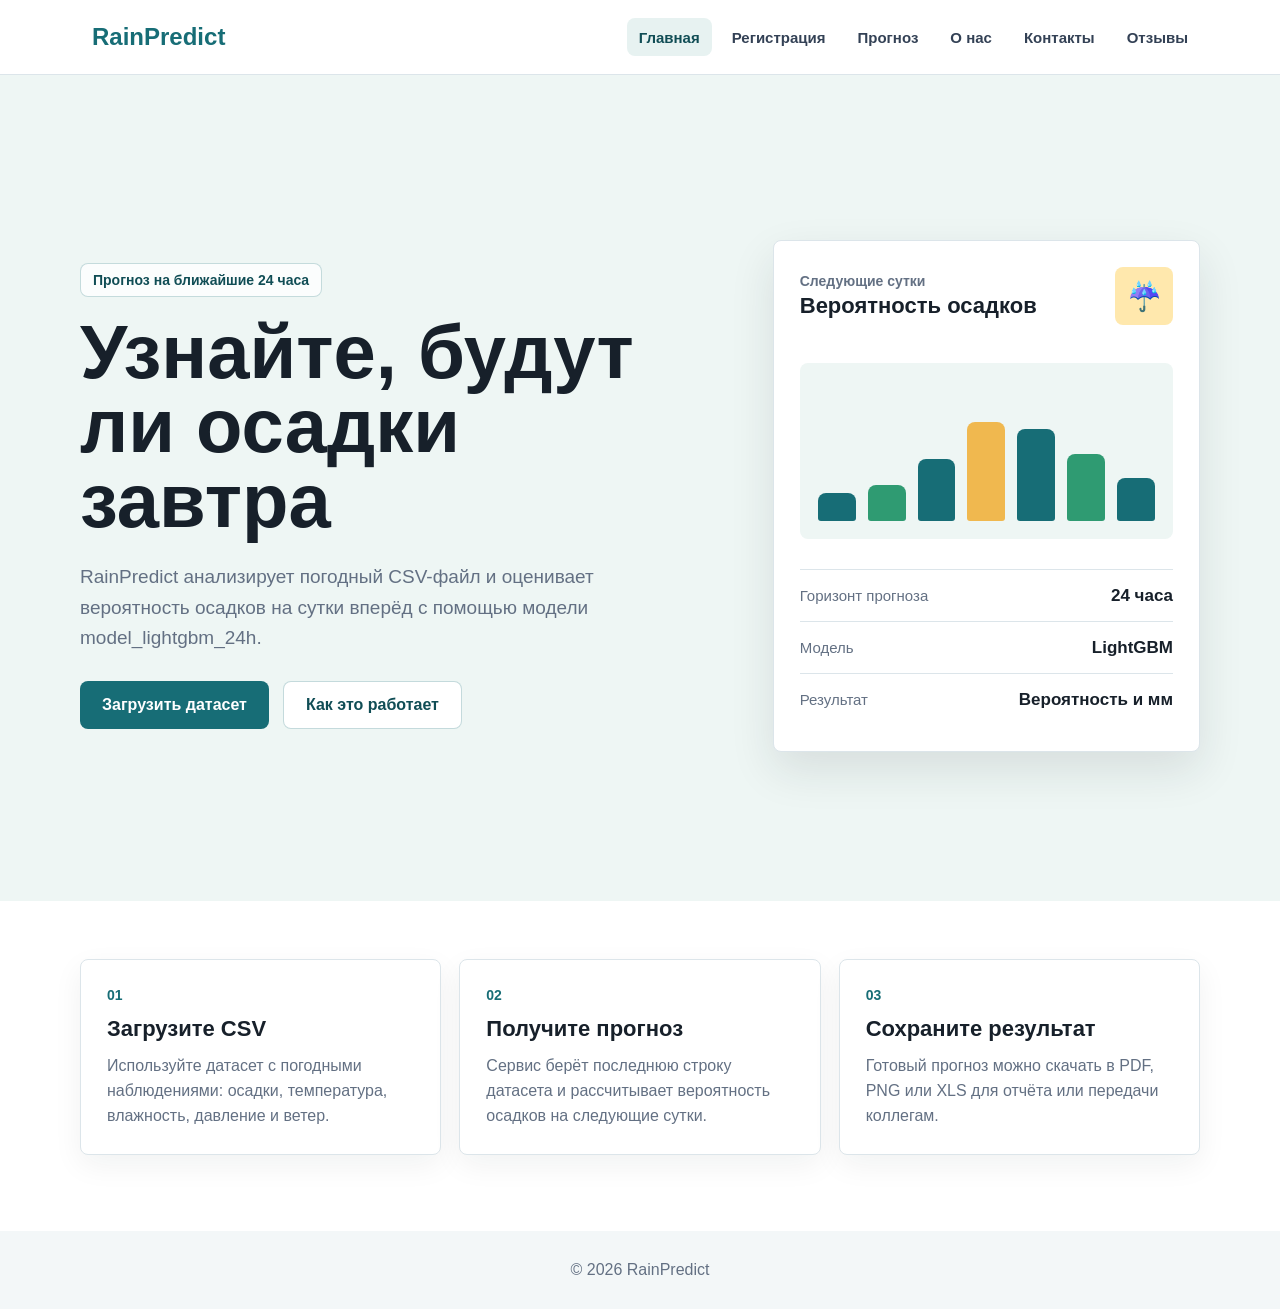
<file: frontend/index.html>
<!DOCTYPE html>
<html lang="ru">
<head>
    <meta charset="UTF-8">
    <meta name="viewport" content="width=device-width, initial-scale=1.0">
    <title>RainPredict</title>
    <link rel="stylesheet" href="style.css">
</head>
<body class="home-page">

<header>
    <div class="container">
        <nav>
            <a class="logo" href="index.html">RainPredict</a>

            <ul>
                <li><a class="active" href="index.html">Главная</a></li>
                <li><a href="register.html">Регистрация</a></li>
                <li><a href="dashboard.html">Прогноз</a></li>
                <li><a href="about.html">О нас</a></li>
                <li><a href="contacts.html">Контакты</a></li>
                <li><a href="feedback.html">Отзывы</a></li>
            </ul>
        </nav>
    </div>
</header>

<main>
    <section class="hero">
        <div class="container hero-layout">
            <div class="hero-content">
                <span class="eyebrow">Прогноз на ближайшие 24 часа</span>

                <h1>Узнайте, будут ли осадки завтра</h1>

                <p>
                    RainPredict анализирует погодный CSV-файл и оценивает вероятность
                    осадков на сутки вперёд с помощью модели model_lightgbm_24h.
                </p>

                <div class="hero-actions">
                    <a href="dashboard.html" class="btn">Загрузить датасет</a>
                    <a href="about.html" class="btn secondary-btn">Как это работает</a>
                </div>
            </div>

            <div class="forecast-preview" aria-label="Пример прогноза на сутки">
                <div class="preview-header">
                    <div>
                        <span>Следующие сутки</span>
                        <strong>Вероятность осадков</strong>
                    </div>
                    <div class="weather-icon">☔</div>
                </div>

                <div class="rain-meter">
                    <span style="height: 18%"></span>
                    <span style="height: 26%"></span>
                    <span style="height: 44%"></span>
                    <span style="height: 71%"></span>
                    <span style="height: 66%"></span>
                    <span style="height: 48%"></span>
                    <span style="height: 31%"></span>
                </div>

                <div class="forecast-row">
                    <span>Горизонт прогноза</span>
                    <strong>24 часа</strong>
                </div>
                <div class="forecast-row">
                    <span>Модель</span>
                    <strong>LightGBM</strong>
                </div>
                <div class="forecast-row">
                    <span>Результат</span>
                    <strong>Вероятность и мм</strong>
                </div>
            </div>
        </div>
    </section>

    <section class="features-section">
        <div class="container feature-grid">
            <article class="feature-card">
                <span>01</span>
                <h2>Загрузите CSV</h2>
                <p>Используйте датасет с погодными наблюдениями: осадки, температура, влажность, давление и ветер.</p>
            </article>

            <article class="feature-card">
                <span>02</span>
                <h2>Получите прогноз</h2>
                <p>Сервис берёт последнюю строку датасета и рассчитывает вероятность осадков на следующие сутки.</p>
            </article>

            <article class="feature-card">
                <span>03</span>
                <h2>Сохраните результат</h2>
                <p>Готовый прогноз можно скачать в PDF, PNG или XLS для отчёта или передачи коллегам.</p>
            </article>
        </div>
    </section>
</main>

<footer>
    © 2026 RainPredict
</footer>

</body>
</html>
</file>
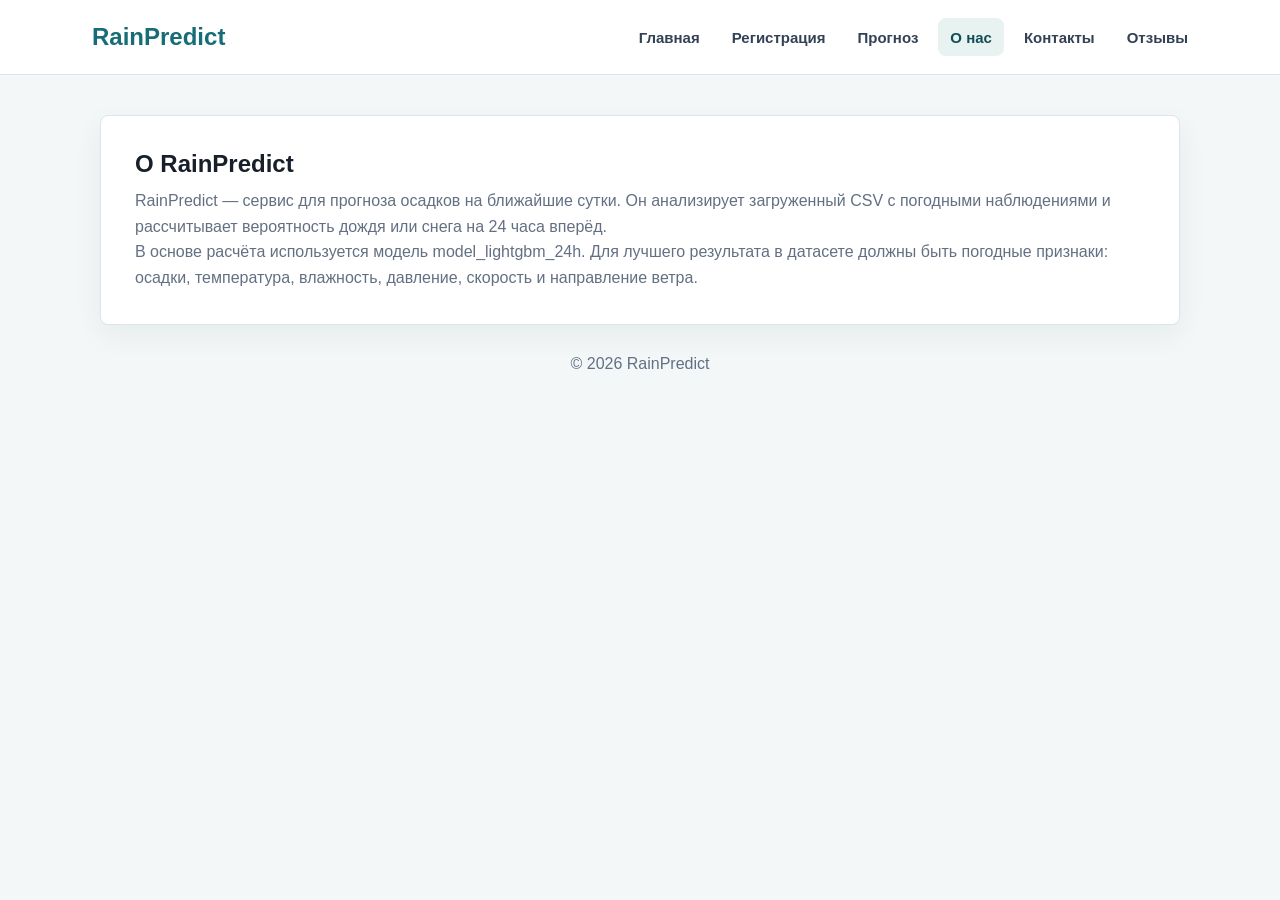
<file: frontend/about.html>
<!DOCTYPE html>
<html lang="ru">
<head>
    <meta charset="UTF-8">
    <meta name="viewport" content="width=device-width, initial-scale=1.0">
    <title>О нас</title>
    <link rel="stylesheet" href="style.css">
</head>
<body>

<header>
    <div class="container">
        <nav>
            <a class="logo" href="index.html">RainPredict</a>

            <ul>
                <li><a href="index.html">Главная</a></li>
                <li><a href="register.html">Регистрация</a></li>
                <li><a href="dashboard.html">Прогноз</a></li>
                <li><a class="active" href="about.html">О нас</a></li>
                <li><a href="contacts.html">Контакты</a></li>
                <li><a href="feedback.html">Отзывы</a></li>
            </ul>
        </nav>
    </div>
</header>

<main class="container">
    <section class="card">
        <h1>О RainPredict</h1>

        <p class="muted-text">
            RainPredict — сервис для прогноза осадков на ближайшие сутки.
            Он анализирует загруженный CSV с погодными наблюдениями и рассчитывает
            вероятность дождя или снега на 24 часа вперёд.
        </p>

        <p class="muted-text">
            В основе расчёта используется модель model_lightgbm_24h. Для лучшего результата
            в датасете должны быть погодные признаки: осадки, температура, влажность,
            давление, скорость и направление ветра.
        </p>
    </section>
</main>

<footer>
    © 2026 RainPredict
</footer>

</body>
</html>
</file>
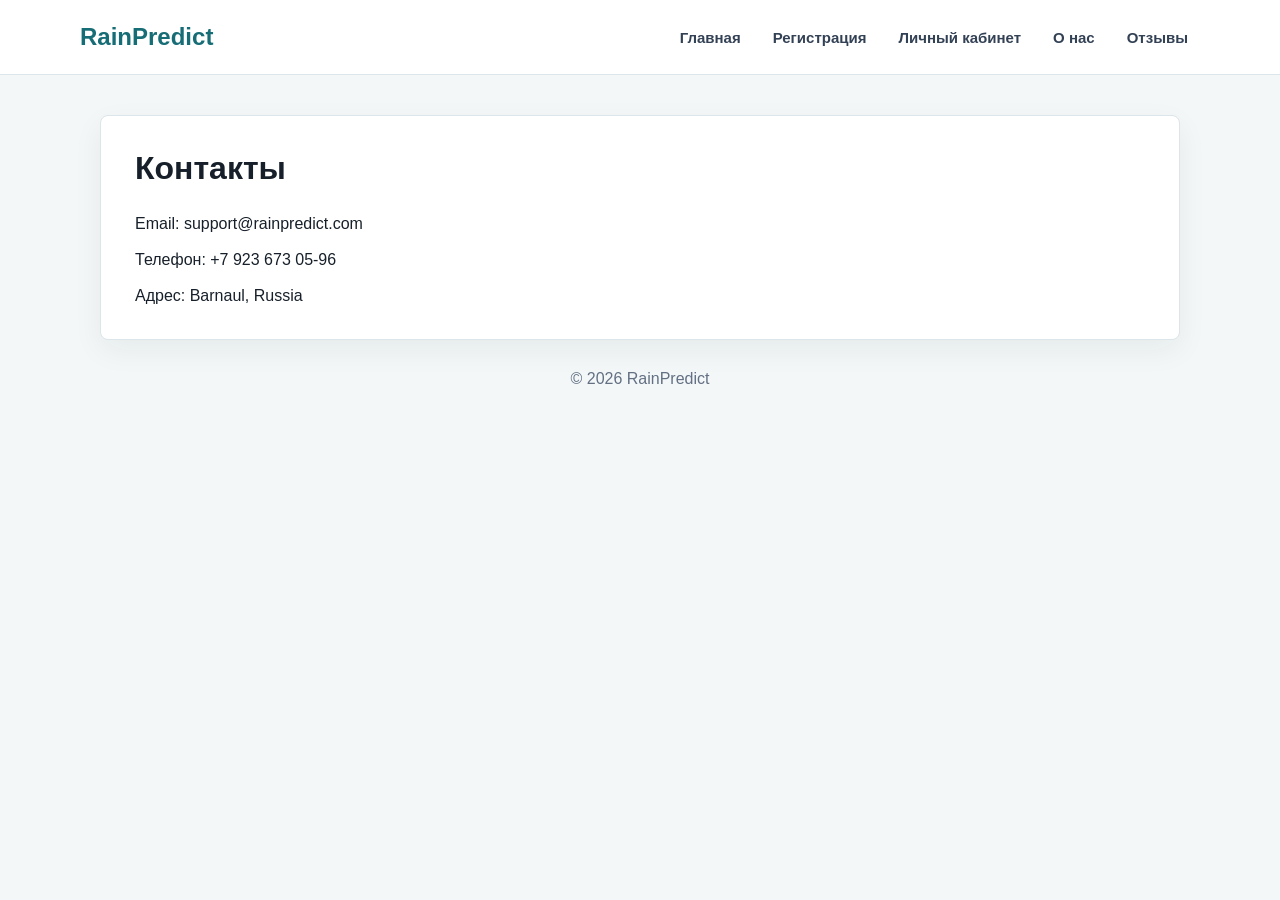
<file: frontend/contacts.html>
<!DOCTYPE html>
<html lang="ru">
<head>
    <meta charset="UTF-8">
    <meta name="viewport" content="width=device-width, initial-scale=1.0">
    <title>Контакты</title>

    <link rel="stylesheet" href="style.css">
</head>
<body>

<header>
    <div class="container">

        <nav>

            <div class="logo">RainPredict</div>

            <ul>
                <li><a href="index.html">Главная</a></li>
                <li><a href="register.html">Регистрация</a></li>
                <li><a href="dashboard.html">Личный кабинет</a></li>
                <li><a href="about.html">О нас</a></li>
                <li><a href="feedback.html">Отзывы</a></li>
            </ul>

        </nav>

    </div>
</header>

<div class="container">

    <div class="card">

        <h1>Контакты</h1>

        <br>

        <p>Email: support@rainpredict.com</p>

        <br>

        <p>Телефон: +7 923 673 05-96</p>

        <br>

        <p>Адрес: Barnaul, Russia</p>

    </div>

</div>

<footer>
    © 2026 RainPredict
</footer>

</body>
</html>
</file>
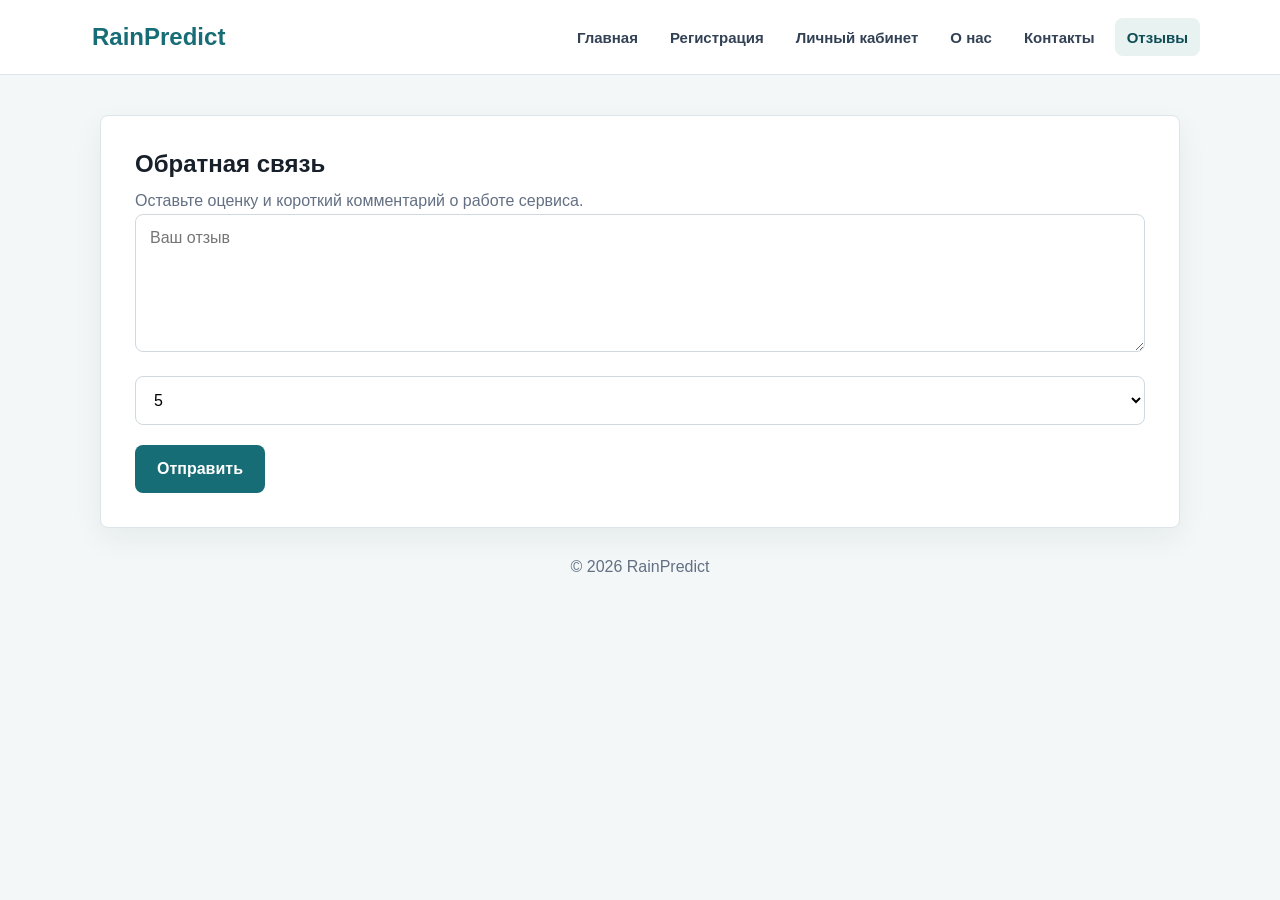
<file: frontend/feedback.html>
<!DOCTYPE html>
<html lang="ru">
<head>
    <meta charset="UTF-8">
    <meta name="viewport" content="width=device-width, initial-scale=1.0">
    <title>Отзывы</title>
    <link rel="stylesheet" href="style.css">
</head>
<body>

<header>
    <div class="container">
        <nav>
            <a class="logo" href="index.html">RainPredict</a>

            <ul>
                <li><a href="index.html">Главная</a></li>
                <li><a href="register.html">Регистрация</a></li>
                <li><a href="dashboard.html">Личный кабинет</a></li>
                <li><a href="about.html">О нас</a></li>
                <li><a href="contacts.html">Контакты</a></li>
                <li><a class="active" href="feedback.html">Отзывы</a></li>
            </ul>
        </nav>
    </div>
</header>

<main class="container">
    <section class="card">
        <h1>Обратная связь</h1>
        <p class="muted-text">Оставьте оценку и короткий комментарий о работе сервиса.</p>

        <form id="feedbackForm">
            <div class="form-group">
                <textarea
                    id="feedbackText"
                    placeholder="Ваш отзыв"
                    rows="6"
                    class="feedback-input"
                    required
                ></textarea>
            </div>

            <div class="form-group">
                <select id="feedbackRating" class="feedback-input">
                    <option value="5">5</option>
                    <option value="4">4</option>
                    <option value="3">3</option>
                    <option value="2">2</option>
                    <option value="1">1</option>
                </select>
            </div>

            <button class="btn" type="submit">Отправить</button>
        </form>
    </section>
</main>

<footer>
    © 2026 RainPredict
</footer>

<script src="app.js"></script>
</body>
</html>
</file>
<file: frontend/style.css>
:root {
    --ink: #17202a;
    --muted: #637083;
    --line: #dce5ea;
    --surface: #f3f7f8;
    --primary: #176d76;
    --primary-dark: #104d55;
    --accent: #f0b84f;
    --success: #2f9b72;
    --danger: #b42318;
    --shadow: 0 18px 45px rgba(23, 32, 42, 0.11);
}

* {
    margin: 0;
    padding: 0;
    box-sizing: border-box;
    font-family: Arial, sans-serif;
}

body {
    min-height: 100vh;
    background: var(--surface);
    color: var(--ink);
}

.container {
    width: min(1120px, calc(100% - 40px));
    margin: 0 auto;
}

header {
    position: sticky;
    top: 0;
    z-index: 10;
    background: rgba(255, 255, 255, 0.94);
    border-bottom: 1px solid var(--line);
    backdrop-filter: blur(14px);
}

nav {
    min-height: 74px;
    display: flex;
    justify-content: space-between;
    align-items: center;
    gap: 24px;
}

.logo {
    color: var(--primary);
    font-size: 24px;
    font-weight: 800;
    text-decoration: none;
    white-space: nowrap;
}

nav ul {
    display: flex;
    align-items: center;
    justify-content: flex-end;
    gap: 8px;
    list-style: none;
    flex-wrap: wrap;
}

nav a {
    display: inline-flex;
    align-items: center;
    min-height: 38px;
    padding: 0 12px;
    border-radius: 8px;
    color: #334155;
    font-size: 15px;
    font-weight: 600;
    text-decoration: none;
    transition: color 0.2s ease, background 0.2s ease;
}

nav a:hover,
nav a.active {
    background: #e7f2f1;
    color: var(--primary-dark);
}

.hero {
    min-height: calc(100vh - 74px);
    display: flex;
    align-items: center;
    padding: 72px 0 56px;
    background: #eef6f4;
}

.hero-layout {
    display: grid;
    grid-template-columns: minmax(0, 1.04fr) minmax(320px, 0.7fr);
    gap: 58px;
    align-items: center;
}

.hero-content {
    max-width: 680px;
}

.eyebrow {
    display: inline-flex;
    align-items: center;
    min-height: 34px;
    padding: 0 12px;
    border: 1px solid rgba(23, 109, 118, 0.24);
    border-radius: 8px;
    background: rgba(255, 255, 255, 0.78);
    color: var(--primary-dark);
    font-size: 14px;
    font-weight: 700;
}

.hero-content h1 {
    max-width: 760px;
    margin-top: 18px;
    font-size: clamp(40px, 7vw, 76px);
    line-height: 0.98;
}

.hero-content p,
.muted-text {
    color: var(--muted);
    line-height: 1.6;
}

.hero-content p {
    max-width: 620px;
    margin-top: 24px;
    font-size: 19px;
}

.hero-actions,
.export-buttons {
    display: flex;
    gap: 14px;
    flex-wrap: wrap;
    margin-top: 28px;
}

.btn {
    display: inline-flex;
    align-items: center;
    justify-content: center;
    min-height: 48px;
    padding: 0 22px;
    border: 0;
    border-radius: 8px;
    background: var(--primary);
    color: white;
    font-size: 16px;
    font-weight: 700;
    text-decoration: none;
    cursor: pointer;
    transition: transform 0.2s ease, background 0.2s ease, box-shadow 0.2s ease;
}

.btn:hover {
    background: var(--primary-dark);
    transform: translateY(-1px);
    box-shadow: 0 12px 24px rgba(23, 109, 118, 0.2);
}

.secondary-btn {
    background: white;
    color: var(--primary-dark);
    border: 1px solid rgba(23, 109, 118, 0.25);
}

.forecast-preview,
.feature-card,
.weather-card,
.card {
    background: white;
    border: 1px solid var(--line);
    border-radius: 8px;
    box-shadow: 0 10px 30px rgba(23, 32, 42, 0.06);
}

.forecast-preview {
    min-height: 430px;
    padding: 26px;
    box-shadow: var(--shadow);
}

.preview-header,
.forecast-row,
.section-heading {
    display: flex;
    align-items: center;
    justify-content: space-between;
    gap: 20px;
}

.preview-header span {
    display: block;
    color: var(--muted);
    font-size: 14px;
    font-weight: 700;
}

.preview-header strong {
    display: block;
    margin-top: 4px;
    font-size: 22px;
}

.weather-icon {
    width: 58px;
    height: 58px;
    display: grid;
    place-items: center;
    border-radius: 8px;
    background: #ffe8ad;
    font-size: 28px;
}

.rain-meter {
    height: 176px;
    display: grid;
    grid-template-columns: repeat(7, 1fr);
    align-items: end;
    gap: 12px;
    margin: 38px 0 30px;
    padding: 18px;
    border-radius: 8px;
    background: #eef6f4;
}

.rain-meter span {
    display: block;
    min-height: 28px;
    border-radius: 8px 8px 3px 3px;
    background: var(--primary);
}

.rain-meter span:nth-child(2n) {
    background: var(--success);
}

.rain-meter span:nth-child(4) {
    background: var(--accent);
}

.forecast-row {
    min-height: 52px;
    border-top: 1px solid var(--line);
    color: var(--muted);
    font-size: 15px;
}

.forecast-row strong {
    color: var(--ink);
    font-size: 17px;
}

.features-section {
    padding: 58px 0 76px;
    background: white;
}

.feature-grid {
    display: grid;
    grid-template-columns: repeat(3, 1fr);
    gap: 18px;
}

.feature-card {
    padding: 26px;
}

.feature-card span {
    color: var(--primary);
    font-size: 14px;
    font-weight: 800;
}

.feature-card h2 {
    margin-top: 12px;
    font-size: 22px;
}

.feature-card p {
    margin-top: 12px;
    color: var(--muted);
    line-height: 1.55;
}

.dashboard-page {
    padding-bottom: 48px;
}

.card {
    width: min(1120px, calc(100% - 40px));
    margin: 40px auto 0;
    padding: 34px;
}

.card h1,
.card h2,
.card h3 {
    margin-bottom: 10px;
}

.form-group {
    margin-bottom: 20px;
}

input,
select,
textarea.feedback-input,
select.feedback-input {
    width: 100%;
    padding: 14px;
    border: 1px solid #cfd9df;
    border-radius: 8px;
    outline: none;
    font-size: 16px;
    background: white;
}

input:focus,
select:focus,
textarea.feedback-input:focus {
    border-color: var(--primary);
    box-shadow: 0 0 0 3px rgba(23, 109, 118, 0.13);
}

.upload-panel {
    display: grid;
    grid-template-columns: minmax(0, 1fr) auto;
    gap: 14px;
    align-items: center;
    margin-top: 24px;
}

.status-text {
    margin-top: 16px;
    color: var(--primary-dark);
    font-weight: 700;
}

.error-text {
    color: var(--danger);
}

.dashboard-grid {
    width: min(1120px, calc(100% - 40px));
    display: grid;
    grid-template-columns: repeat(auto-fit, minmax(220px, 1fr));
    gap: 20px;
    margin: 40px auto 0;
}

.weather-card {
    padding: 28px;
    text-align: center;
}

.weather-card p {
    color: var(--muted);
    font-size: 18px;
}

.section-heading {
    align-items: flex-start;
    margin-bottom: 24px;
}

.section-heading select {
    max-width: 320px;
}

#forecastCanvas {
    width: 100%;
    height: auto;
    border: 1px solid var(--line);
    border-radius: 8px;
    background: var(--surface);
}

.forecast-table-container {
    margin-top: 26px;
    overflow-x: auto;
}

.forecast-table {
    width: 100%;
    border-collapse: collapse;
    background: white;
    border-radius: 8px;
    overflow: hidden;
}

.forecast-table th {
    background: var(--primary);
    color: white;
    padding: 16px;
    text-align: left;
}

.forecast-table td {
    padding: 16px;
    border-bottom: 1px solid #edf2f4;
}

.forecast-table tr:hover {
    background: #f7fafc;
}

.export-btn {
    border: none;
    cursor: pointer;
}

.file-list {
    display: flex;
    flex-wrap: wrap;
    gap: 10px;
    margin-top: 18px;
    color: var(--muted);
}

.file-item {
    display: inline-flex;
    align-items: center;
    gap: 8px;
    padding: 6px;
    border: 1px solid var(--line);
    border-radius: 8px;
    background: white;
}

.file-pill {
    display: inline-flex;
    align-items: center;
    min-height: 34px;
    padding: 0 12px;
    border-radius: 8px;
    background: #e7f2f1;
    color: var(--primary-dark);
    font-weight: 700;
}

.file-delete-btn {
    min-height: 34px;
    padding: 0 12px;
    border: 1px solid #f1b4ae;
    border-radius: 8px;
    background: #fff5f4;
    color: var(--danger);
    font-weight: 700;
    cursor: pointer;
}

.file-delete-btn:hover {
    background: #ffe7e5;
}

footer {
    padding: 30px 0;
    text-align: center;
    color: var(--muted);
}

@media (max-width: 860px) {
    nav {
        min-height: auto;
        padding: 16px 0;
        align-items: flex-start;
        flex-direction: column;
    }

    nav ul {
        justify-content: flex-start;
    }

    .hero {
        padding-top: 42px;
    }

    .hero-layout {
        grid-template-columns: 1fr;
        gap: 34px;
    }

    .feature-grid {
        grid-template-columns: 1fr;
    }
}

@media (max-width: 560px) {
    .container,
    .card,
    .dashboard-grid {
        width: min(100% - 28px, 1120px);
    }

    nav a {
        min-height: 34px;
        padding: 0 9px;
        font-size: 14px;
    }

    .hero-content h1 {
        font-size: 40px;
    }

    .hero-actions,
    .export-buttons,
    .section-heading {
        flex-direction: column;
    }

    .upload-panel {
        grid-template-columns: 1fr;
    }

    .btn,
    .section-heading select {
        width: 100%;
        max-width: none;
    }

    .card {
        padding: 24px;
    }
}
</file>
